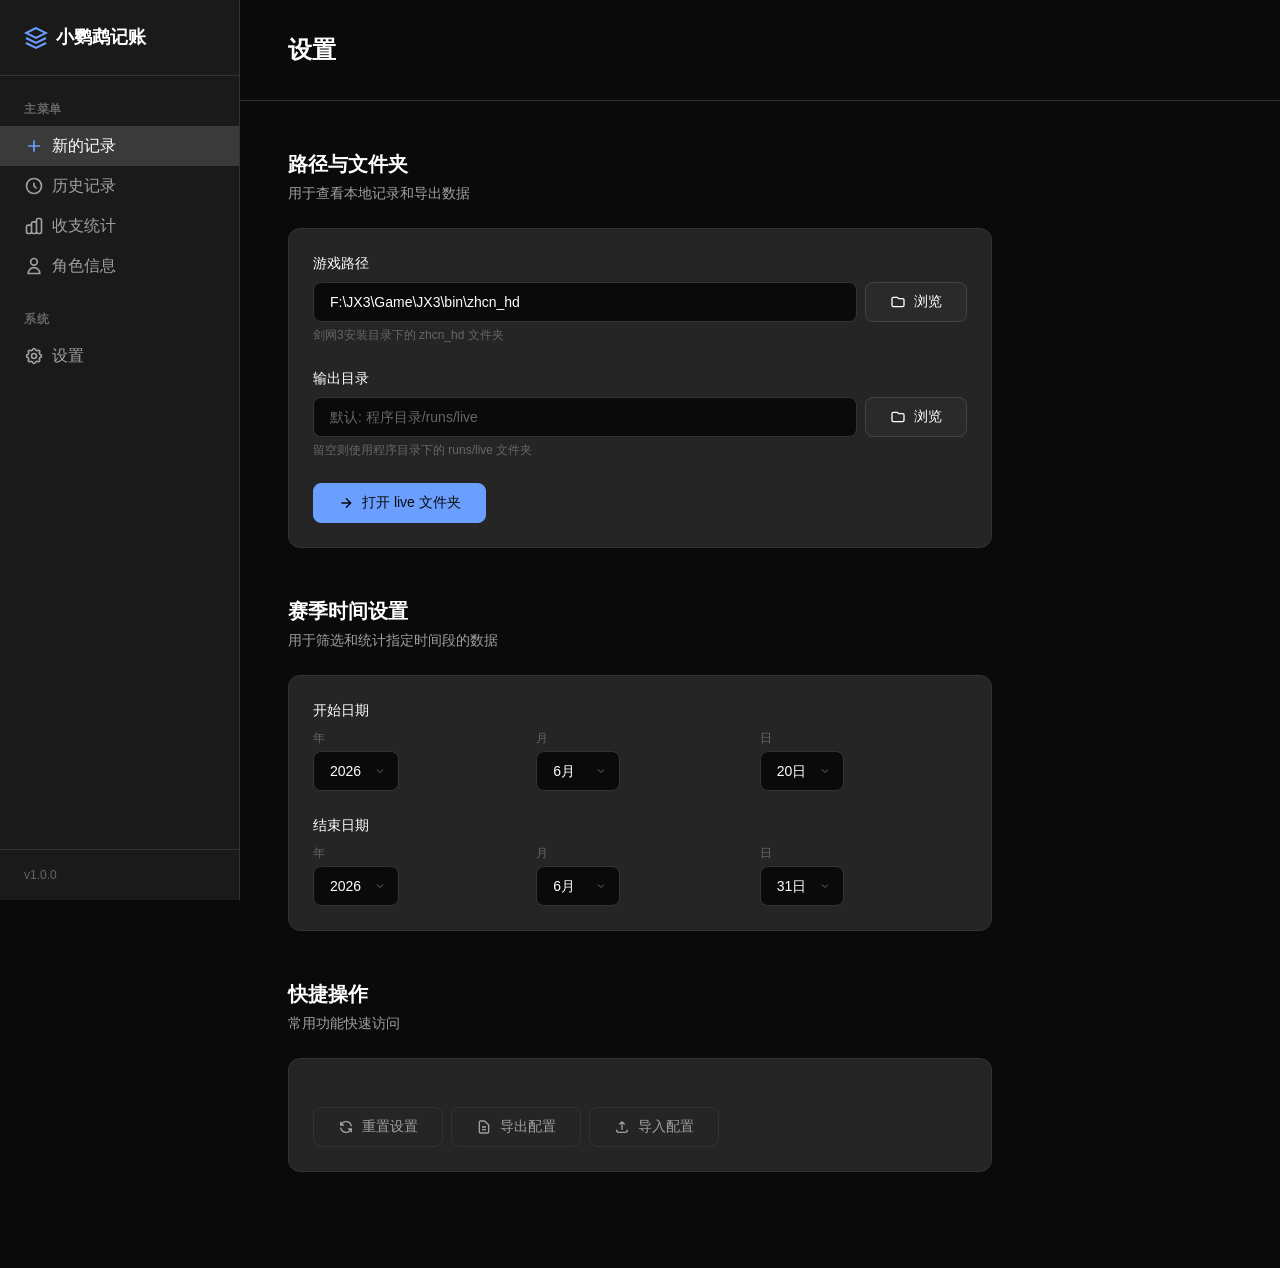
<file: docs/ui-redesign/index.html>
<!DOCTYPE html>
<html lang="zh-CN">
<head>
    <meta charset="UTF-8">
    <meta name="viewport" content="width=device-width, initial-scale=1.0">
    <title>小鹦鹉记账 - UI Redesign</title>
    <link rel="stylesheet" href="styles.css">
</head>
<body>
    <div class="app-container">
        <!-- Left Navigation -->
        <nav class="sidebar">
            <div class="sidebar-header">
                <div class="app-logo">
                    <svg width="24" height="24" viewBox="0 0 24 24" fill="none" stroke="currentColor" stroke-width="2">
                        <path d="M12 2L2 7l10 5 10-5-10-5zM2 17l10 5 10-5M2 12l10 5 10-5"/>
                    </svg>
                    <span class="app-name">小鹦鹉记账</span>
                </div>
            </div>

            <div class="nav-menu">
                <!-- Main Navigation Group -->
                <div class="nav-group">
                    <div class="nav-group-title">主菜单</div>
                    <ul class="nav-list">
                        <li class="nav-item active">
                            <a href="#" class="nav-link">
                                <svg class="nav-icon" viewBox="0 0 24 24" fill="none" stroke="currentColor" stroke-width="2">
                                    <path d="M12 5v14M5 12h14"/>
                                </svg>
                                <span>新的记录</span>
                            </a>
                        </li>
                        <li class="nav-item">
                            <a href="#" class="nav-link">
                                <svg class="nav-icon" viewBox="0 0 24 24" fill="none" stroke="currentColor" stroke-width="2">
                                    <path d="M12 8v4l3 3m6-3a9 9 0 11-18 0 9 9 0 0118 0z"/>
                                </svg>
                                <span>历史记录</span>
                            </a>
                        </li>
                        <li class="nav-item">
                            <a href="#" class="nav-link">
                                <svg class="nav-icon" viewBox="0 0 24 24" fill="none" stroke="currentColor" stroke-width="2">
                                    <path d="M9 19v-6a2 2 0 00-2-2H5a2 2 0 00-2 2v6a2 2 0 002 2h2a2 2 0 002-2zm0 0V9a2 2 0 012-2h2a2 2 0 012 2v10m-6 0a2 2 0 002 2h2a2 2 0 002-2m0 0V5a2 2 0 012-2h2a2 2 0 012 2v14a2 2 0 01-2 2h-2a2 2 0 01-2-2z"/>
                                </svg>
                                <span>收支统计</span>
                            </a>
                        </li>
                        <li class="nav-item">
                            <a href="#" class="nav-link">
                                <svg class="nav-icon" viewBox="0 0 24 24" fill="none" stroke="currentColor" stroke-width="2">
                                    <path d="M16 7a4 4 0 11-8 0 4 4 0 018 0zM12 14a7 7 0 00-7 7h14a7 7 0 00-7-7z"/>
                                </svg>
                                <span>角色信息</span>
                            </a>
                        </li>
                    </ul>
                </div>

                <!-- Settings Group -->
                <div class="nav-group">
                    <div class="nav-group-title">系统</div>
                    <ul class="nav-list">
                        <li class="nav-item">
                            <a href="#" class="nav-link">
                                <svg class="nav-icon" viewBox="0 0 24 24" fill="none" stroke="currentColor" stroke-width="2">
                                    <path d="M10.325 4.317c.426-1.756 2.924-1.756 3.35 0a1.724 1.724 0 002.573 1.066c1.543-.94 3.31.826 2.37 2.37a1.724 1.724 0 001.065 2.572c1.756.426 1.756 2.924 0 3.35a1.724 1.724 0 00-1.066 2.573c.94 1.543-.826 3.31-2.37 2.37a1.724 1.724 0 00-2.572 1.065c-.426 1.756-2.924 1.756-3.35 0a1.724 1.724 0 00-2.573-1.066c-1.543.94-3.31-.826-2.37-2.37a1.724 1.724 0 00-1.065-2.572c-1.756-.426-1.756-2.924 0-3.35a1.724 1.724 0 001.066-2.573c-.94-1.543.826-3.31 2.37-2.37.996.608 2.296.07 2.572-1.065z"/>
                                    <path d="M15 12a3 3 0 11-6 0 3 3 0 016 0z"/>
                                </svg>
                                <span>设置</span>
                            </a>
                        </li>
                    </ul>
                </div>
            </div>

            <div class="sidebar-footer">
                <div class="version-info">v1.0.0</div>
            </div>
        </nav>

        <!-- Right Content Area -->
        <main class="content">
            <div class="content-header">
                <h1 class="page-title">设置</h1>
            </div>

            <div class="content-body">
                <!-- Path & Folder Settings -->
                <section class="settings-section">
                    <div class="section-header">
                        <h2 class="section-title">路径与文件夹</h2>
                        <p class="section-description">用于查看本地记录和导出数据</p>
                    </div>

                    <div class="settings-group">
                        <div class="form-field">
                            <label class="form-label">游戏路径</label>
                            <div class="input-group">
                                <input type="text" class="form-input" placeholder="F:\JX3\Game\JX3\bin\zhcn_hd" value="F:\JX3\Game\JX3\bin\zhcn_hd">
                                <button class="btn btn-secondary">
                                    <svg width="16" height="16" viewBox="0 0 24 24" fill="none" stroke="currentColor" stroke-width="2">
                                        <path d="M3 7v10a2 2 0 002 2h14a2 2 0 002-2V9a2 2 0 00-2-2h-6l-2-2H5a2 2 0 00-2 2z"/>
                                    </svg>
                                    浏览
                                </button>
                            </div>
                            <p class="form-hint">剑网3安装目录下的 zhcn_hd 文件夹</p>
                        </div>

                        <div class="form-field">
                            <label class="form-label">输出目录</label>
                            <div class="input-group">
                                <input type="text" class="form-input" placeholder="默认: 程序目录/runs/live" value="">
                                <button class="btn btn-secondary">
                                    <svg width="16" height="16" viewBox="0 0 24 24" fill="none" stroke="currentColor" stroke-width="2">
                                        <path d="M3 7v10a2 2 0 002 2h14a2 2 0 002-2V9a2 2 0 00-2-2h-6l-2-2H5a2 2 0 00-2 2z"/>
                                    </svg>
                                    浏览
                                </button>
                            </div>
                            <p class="form-hint">留空则使用程序目录下的 runs/live 文件夹</p>
                        </div>

                        <div class="form-actions">
                            <button class="btn btn-primary">
                                <svg width="16" height="16" viewBox="0 0 24 24" fill="none" stroke="currentColor" stroke-width="2">
                                    <path d="M5 12h14M12 5l7 7-7 7"/>
                                </svg>
                                打开 live 文件夹
                            </button>
                        </div>
                    </div>
                </section>

                <!-- Season Time Settings -->
                <section class="settings-section">
                    <div class="section-header">
                        <h2 class="section-title">赛季时间设置</h2>
                        <p class="section-description">用于筛选和统计指定时间段的数据</p>
                    </div>

                    <div class="settings-group">
                        <div class="form-field">
                            <label class="form-label">开始日期</label>
                            <div class="date-selectors">
                                <div class="date-select-group">
                                    <label class="date-label">年</label>
                                    <select class="form-select">
                                        <option value="2026" selected>2026</option>
                                        <option value="2025">2025</option>
                                        <option value="2024">2024</option>
                                    </select>
                                </div>
                                <div class="date-select-group">
                                    <label class="date-label">月</label>
                                    <select class="form-select">
                                        <option value="1">1月</option>
                                        <option value="2">2月</option>
                                        <option value="3">3月</option>
                                        <option value="4">4月</option>
                                        <option value="5">5月</option>
                                        <option value="6" selected>6月</option>
                                        <option value="7">7月</option>
                                        <option value="8">8月</option>
                                        <option value="9">9月</option>
                                        <option value="10">10月</option>
                                        <option value="11">11月</option>
                                        <option value="12">12月</option>
                                    </select>
                                </div>
                                <div class="date-select-group">
                                    <label class="date-label">日</label>
                                    <select class="form-select">
                                        <option value="1">1日</option>
                                        <option value="2">2日</option>
                                        <option value="3">3日</option>
                                        <option value="4">4日</option>
                                        <option value="5">5日</option>
                                        <option value="6">6日</option>
                                        <option value="7">7日</option>
                                        <option value="8">8日</option>
                                        <option value="9">9日</option>
                                        <option value="10">10日</option>
                                        <option value="11">11日</option>
                                        <option value="12">12日</option>
                                        <option value="13">13日</option>
                                        <option value="14">14日</option>
                                        <option value="15">15日</option>
                                        <option value="16">16日</option>
                                        <option value="17">17日</option>
                                        <option value="18">18日</option>
                                        <option value="19">19日</option>
                                        <option value="20" selected>20日</option>
                                        <option value="21">21日</option>
                                        <option value="22">22日</option>
                                        <option value="23">23日</option>
                                        <option value="24">24日</option>
                                        <option value="25">25日</option>
                                        <option value="26">26日</option>
                                        <option value="27">27日</option>
                                        <option value="28">28日</option>
                                        <option value="29">29日</option>
                                        <option value="30">30日</option>
                                        <option value="31">31日</option>
                                    </select>
                                </div>
                            </div>
                        </div>

                        <div class="form-field">
                            <label class="form-label">结束日期</label>
                            <div class="date-selectors">
                                <div class="date-select-group">
                                    <label class="date-label">年</label>
                                    <select class="form-select">
                                        <option value="2026" selected>2026</option>
                                        <option value="2025">2025</option>
                                        <option value="2024">2024</option>
                                    </select>
                                </div>
                                <div class="date-select-group">
                                    <label class="date-label">月</label>
                                    <select class="form-select">
                                        <option value="1">1月</option>
                                        <option value="2">2月</option>
                                        <option value="3">3月</option>
                                        <option value="4">4月</option>
                                        <option value="5">5月</option>
                                        <option value="6" selected>6月</option>
                                        <option value="7">7月</option>
                                        <option value="8">8月</option>
                                        <option value="9">9月</option>
                                        <option value="10">10月</option>
                                        <option value="11">11月</option>
                                        <option value="12">12月</option>
                                    </select>
                                </div>
                                <div class="date-select-group">
                                    <label class="date-label">日</label>
                                    <select class="form-select">
                                        <option value="1">1日</option>
                                        <option value="2">2日</option>
                                        <option value="3">3日</option>
                                        <option value="4">4日</option>
                                        <option value="5">5日</option>
                                        <option value="6">6日</option>
                                        <option value="7">7日</option>
                                        <option value="8">8日</option>
                                        <option value="9">9日</option>
                                        <option value="10">10日</option>
                                        <option value="11">11日</option>
                                        <option value="12">12日</option>
                                        <option value="13">13日</option>
                                        <option value="14">14日</option>
                                        <option value="15">15日</option>
                                        <option value="16">16日</option>
                                        <option value="17">17日</option>
                                        <option value="18">18日</option>
                                        <option value="19">19日</option>
                                        <option value="20">20日</option>
                                        <option value="21">21日</option>
                                        <option value="22">22日</option>
                                        <option value="23">23日</option>
                                        <option value="24">24日</option>
                                        <option value="25">25日</option>
                                        <option value="26">26日</option>
                                        <option value="27">27日</option>
                                        <option value="28">28日</option>
                                        <option value="29">29日</option>
                                        <option value="30">30日</option>
                                        <option value="31" selected>31日</option>
                                    </select>
                                </div>
                            </div>
                        </div>
                    </div>
                </section>

                <!-- Quick Actions -->
                <section class="settings-section">
                    <div class="section-header">
                        <h2 class="section-title">快捷操作</h2>
                        <p class="section-description">常用功能快速访问</p>
                    </div>

                    <div class="settings-group">
                        <div class="form-actions">
                            <button class="btn btn-outline">
                                <svg width="16" height="16" viewBox="0 0 24 24" fill="none" stroke="currentColor" stroke-width="2">
                                    <path d="M4 4v5h.582m15.356 2A8.001 8.001 0 004.582 9m0 0H9m11 11v-5h-.581m0 0a8.003 8.003 0 01-15.357-2m15.357 2H15"/>
                                </svg>
                                重置设置
                            </button>
                            <button class="btn btn-outline">
                                <svg width="16" height="16" viewBox="0 0 24 24" fill="none" stroke="currentColor" stroke-width="2">
                                    <path d="M9 12h6m-6 4h6m2 5H7a2 2 0 01-2-2V5a2 2 0 012-2h5.586a1 1 0 01.707.293l5.414 5.414a1 1 0 01.293.707V19a2 2 0 01-2 2z"/>
                                </svg>
                                导出配置
                            </button>
                            <button class="btn btn-outline">
                                <svg width="16" height="16" viewBox="0 0 24 24" fill="none" stroke="currentColor" stroke-width="2">
                                    <path d="M4 16v1a3 3 0 003 3h10a3 3 0 003-3v-1m-4-8l-4-4m0 0L8 8m4-4v12"/>
                                </svg>
                                导入配置
                            </button>
                        </div>
                    </div>
                </section>
            </div>
        </main>
    </div>
</body>
</html>
</file>
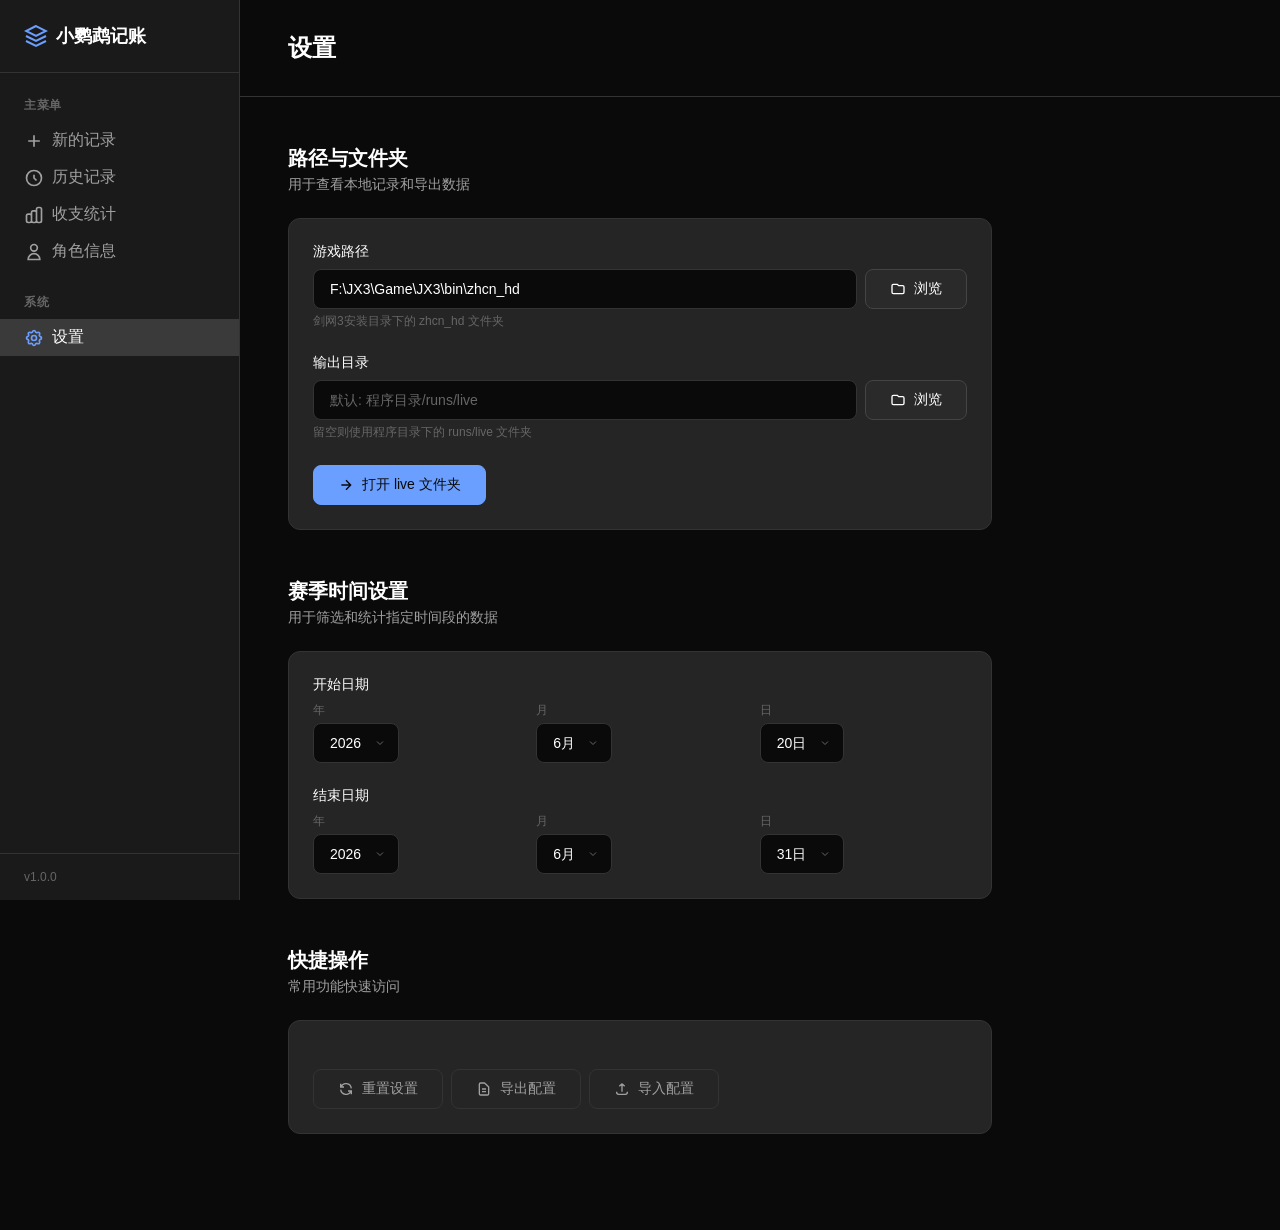
<file: docs/ui-redesign/preview.html>
<!DOCTYPE html>
<html lang="zh-CN">
<head>
    <meta charset="UTF-8">
    <meta name="viewport" content="width=device-width, initial-scale=1.0">
    <title>小鹦鹉记账 - UI 设计预览</title>
    <style>
        /* CSS Variables */
        :root {
            --bg-primary: #0a0a0a;
            --bg-secondary: #1a1a1a;
            --bg-tertiary: #252525;
            --bg-elevated: #2a2a2a;
            --bg-hover: #333333;
            --bg-active: #3a3a3a;
            
            --text-primary: #ffffff;
            --text-secondary: #a0a0a0;
            --text-tertiary: #666666;
            
            --border-primary: #333333;
            --border-secondary: #444444;
            --border-focus: #6b9fff;
            --border-hover: #555555;
            
            --accent-primary: #6b9fff;
            --accent-secondary: #4a7adf;
            
            --spacing-xs: 0.25rem;
            --spacing-sm: 0.5rem;
            --spacing-md: 1rem;
            --spacing-lg: 1.5rem;
            --spacing-xl: 2rem;
            --spacing-2xl: 3rem;
            
            --radius-sm: 4px;
            --radius-md: 8px;
            --radius-lg: 12px;
            
            --sidebar-width: 240px;
        }

        * {
            margin: 0;
            padding: 0;
            box-sizing: border-box;
        }

        body {
            font-family: -apple-system, BlinkMacSystemFont, 'Segoe UI', 'Microsoft YaHei', sans-serif;
            background-color: var(--bg-primary);
            color: var(--text-primary);
            min-height: 100vh;
        }

        .app-container {
            display: flex;
            min-height: 100vh;
        }

        /* Sidebar */
        .sidebar {
            width: var(--sidebar-width);
            background-color: var(--bg-secondary);
            border-right: 1px solid var(--border-primary);
            position: fixed;
            top: 0;
            left: 0;
            bottom: 0;
            display: flex;
            flex-direction: column;
        }

        .sidebar-header {
            padding: var(--spacing-lg);
            border-bottom: 1px solid var(--border-primary);
        }

        .app-logo {
            display: flex;
            align-items: center;
            gap: var(--spacing-sm);
        }

        .app-logo svg {
            width: 24px;
            height: 24px;
            color: var(--accent-primary);
        }

        .app-name {
            font-size: 1.125rem;
            font-weight: 600;
        }

        .nav-menu {
            flex: 1;
            padding: var(--spacing-md) 0;
            overflow-y: auto;
        }

        .nav-group {
            margin-bottom: var(--spacing-md);
        }

        .nav-group-title {
            padding: var(--spacing-sm) var(--spacing-lg);
            font-size: 0.75rem;
            font-weight: 600;
            color: var(--text-tertiary);
            text-transform: uppercase;
            letter-spacing: 0.05em;
        }

        .nav-list {
            list-style: none;
        }

        .nav-link {
            display: flex;
            align-items: center;
            gap: var(--spacing-sm);
            padding: var(--spacing-sm) var(--spacing-lg);
            color: var(--text-secondary);
            text-decoration: none;
            border-left: 3px solid transparent;
            margin-left: -3px;
            transition: all 0.15s ease;
        }

        .nav-link:hover {
            color: var(--text-primary);
            background-color: var(--bg-hover);
        }

        .nav-icon {
            width: 20px;
            height: 20px;
        }

        .nav-item.active .nav-link {
            color: var(--text-primary);
            background-color: var(--bg-active);
            border-left-color: var(--accent-primary);
        }

        .nav-item.active .nav-icon {
            color: var(--accent-primary);
        }

        .sidebar-footer {
            padding: var(--spacing-md) var(--spacing-lg);
            border-top: 1px solid var(--border-primary);
        }

        .version-info {
            font-size: 0.75rem;
            color: var(--text-tertiary);
        }

        /* Main Content */
        .content {
            flex: 1;
            margin-left: var(--sidebar-width);
            min-height: 100vh;
        }

        .content-header {
            padding: var(--spacing-xl) var(--spacing-2xl);
            border-bottom: 1px solid var(--border-primary);
            position: sticky;
            top: 0;
            background-color: var(--bg-primary);
            z-index: 100;
        }

        .page-title {
            font-size: 1.5rem;
            font-weight: 700;
        }

        .content-body {
            padding: var(--spacing-2xl);
            max-width: 800px;
        }

        /* Settings Sections */
        .settings-section {
            margin-bottom: var(--spacing-2xl);
        }

        .section-header {
            margin-bottom: var(--spacing-lg);
        }

        .section-title {
            font-size: 1.25rem;
            font-weight: 600;
            margin-bottom: var(--spacing-xs);
        }

        .section-description {
            font-size: 0.875rem;
            color: var(--text-secondary);
        }

        .settings-group {
            background-color: var(--bg-tertiary);
            border-radius: var(--radius-lg);
            padding: var(--spacing-lg);
            border: 1px solid var(--border-primary);
        }

        /* Form Elements */
        .form-field {
            margin-bottom: var(--spacing-lg);
        }

        .form-field:last-child {
            margin-bottom: 0;
        }

        .form-label {
            display: block;
            font-size: 0.875rem;
            font-weight: 500;
            margin-bottom: var(--spacing-sm);
        }

        .form-hint {
            font-size: 0.75rem;
            color: var(--text-tertiary);
            margin-top: var(--spacing-xs);
        }

        .input-group {
            display: flex;
            gap: var(--spacing-sm);
        }

        .form-input {
            flex: 1;
            height: 40px;
            padding: 0 var(--spacing-md);
            background-color: var(--bg-primary);
            border: 1px solid var(--border-primary);
            border-radius: var(--radius-md);
            color: var(--text-primary);
            font-size: 0.875rem;
            transition: all 0.15s ease;
        }

        .form-input::placeholder {
            color: var(--text-tertiary);
        }

        .form-input:hover {
            border-color: var(--border-hover);
        }

        .form-input:focus {
            outline: none;
            border-color: var(--border-focus);
            box-shadow: 0 0 0 3px rgba(107, 159, 255, 0.2);
        }

        .form-select {
            height: 40px;
            padding: 0 var(--spacing-md);
            background-color: var(--bg-primary);
            border: 1px solid var(--border-primary);
            border-radius: var(--radius-md);
            color: var(--text-primary);
            font-size: 0.875rem;
            cursor: pointer;
            transition: all 0.15s ease;
            appearance: none;
            background-image: url("data:image/svg+xml,%3Csvg xmlns='http://www.w3.org/2000/svg' width='12' height='12' viewBox='0 0 24 24' fill='none' stroke='%23666666' stroke-width='2'%3E%3Cpath d='M6 9l6 6 6-6'/%3E%3C/svg%3E");
            background-repeat: no-repeat;
            background-position: right 12px center;
            padding-right: 36px;
        }

        .form-select:hover {
            border-color: var(--border-hover);
        }

        .form-select:focus {
            outline: none;
            border-color: var(--border-focus);
            box-shadow: 0 0 0 3px rgba(107, 159, 255, 0.2);
        }

        .date-selectors {
            display: flex;
            gap: var(--spacing-md);
        }

        .date-select-group {
            flex: 1;
        }

        .date-label {
            display: block;
            font-size: 0.75rem;
            color: var(--text-tertiary);
            margin-bottom: var(--spacing-xs);
        }

        .form-actions {
            display: flex;
            gap: var(--spacing-sm);
            margin-top: var(--spacing-lg);
        }

        .btn {
            display: inline-flex;
            align-items: center;
            justify-content: center;
            gap: var(--spacing-sm);
            height: 40px;
            padding: 0 var(--spacing-lg);
            font-size: 0.875rem;
            font-weight: 500;
            border-radius: var(--radius-md);
            cursor: pointer;
            transition: all 0.15s ease;
            border: 1px solid transparent;
        }

        .btn:focus {
            outline: none;
            box-shadow: 0 0 0 3px rgba(107, 159, 255, 0.2);
        }

        .btn-primary {
            background-color: var(--accent-primary);
            color: var(--bg-primary);
            border-color: var(--accent-primary);
        }

        .btn-primary:hover {
            background-color: var(--accent-secondary);
            border-color: var(--accent-secondary);
        }

        .btn-secondary {
            background-color: var(--bg-elevated);
            color: var(--text-primary);
            border-color: var(--border-secondary);
        }

        .btn-secondary:hover {
            background-color: var(--bg-hover);
            border-color: var(--border-hover);
        }

        .btn-outline {
            background-color: transparent;
            color: var(--text-secondary);
            border-color: var(--border-primary);
        }

        .btn-outline:hover {
            background-color: var(--bg-hover);
            color: var(--text-primary);
            border-color: var(--border-hover);
        }

        /* Scrollbar */
        ::-webkit-scrollbar {
            width: 8px;
        }

        ::-webkit-scrollbar-track {
            background: var(--bg-primary);
        }

        ::-webkit-scrollbar-thumb {
            background: var(--border-secondary);
            border-radius: 4px;
        }

        ::-webkit-scrollbar-thumb:hover {
            background: var(--text-tertiary);
        }
    </style>
</head>
<body>
    <div class="app-container">
        <!-- Sidebar -->
        <nav class="sidebar">
            <div class="sidebar-header">
                <div class="app-logo">
                    <svg viewBox="0 0 24 24" fill="none" stroke="currentColor" stroke-width="2">
                        <path d="M12 2L2 7l10 5 10-5-10-5zM2 17l10 5 10-5M2 12l10 5 10-5"/>
                    </svg>
                    <span class="app-name">小鹦鹉记账</span>
                </div>
            </div>

            <div class="nav-menu">
                <div class="nav-group">
                    <div class="nav-group-title">主菜单</div>
                    <ul class="nav-list">
                        <li class="nav-item">
                            <a href="#" class="nav-link">
                                <svg class="nav-icon" viewBox="0 0 24 24" fill="none" stroke="currentColor" stroke-width="2">
                                    <path d="M12 5v14M5 12h14"/>
                                </svg>
                                <span>新的记录</span>
                            </a>
                        </li>
                        <li class="nav-item">
                            <a href="#" class="nav-link">
                                <svg class="nav-icon" viewBox="0 0 24 24" fill="none" stroke="currentColor" stroke-width="2">
                                    <path d="M12 8v4l3 3m6-3a9 9 0 11-18 0 9 9 0 0118 0z"/>
                                </svg>
                                <span>历史记录</span>
                            </a>
                        </li>
                        <li class="nav-item">
                            <a href="#" class="nav-link">
                                <svg class="nav-icon" viewBox="0 0 24 24" fill="none" stroke="currentColor" stroke-width="2">
                                    <path d="M9 19v-6a2 2 0 00-2-2H5a2 2 0 00-2 2v6a2 2 0 002 2h2a2 2 0 002-2zm0 0V9a2 2 0 012-2h2a2 2 0 012 2v10m-6 0a2 2 0 002 2h2a2 2 0 002-2m0 0V5a2 2 0 012-2h2a2 2 0 012 2v14a2 2 0 01-2 2h-2a2 2 0 01-2-2z"/>
                                </svg>
                                <span>收支统计</span>
                            </a>
                        </li>
                        <li class="nav-item">
                            <a href="#" class="nav-link">
                                <svg class="nav-icon" viewBox="0 0 24 24" fill="none" stroke="currentColor" stroke-width="2">
                                    <path d="M16 7a4 4 0 11-8 0 4 4 0 018 0zM12 14a7 7 0 00-7 7h14a7 7 0 00-7-7z"/>
                                </svg>
                                <span>角色信息</span>
                            </a>
                        </li>
                    </ul>
                </div>

                <div class="nav-group">
                    <div class="nav-group-title">系统</div>
                    <ul class="nav-list">
                        <li class="nav-item active">
                            <a href="#" class="nav-link">
                                <svg class="nav-icon" viewBox="0 0 24 24" fill="none" stroke="currentColor" stroke-width="2">
                                    <path d="M10.325 4.317c.426-1.756 2.924-1.756 3.35 0a1.724 1.724 0 002.573 1.066c1.543-.94 3.31.826 2.37 2.37a1.724 1.724 0 001.065 2.572c1.756.426 1.756 2.924 0 3.35a1.724 1.724 0 00-1.066 2.573c.94 1.543-.826 3.31-2.37 2.37a1.724 1.724 0 00-2.572 1.065c-.426 1.756-2.924 1.756-3.35 0a1.724 1.724 0 00-2.573-1.066c-1.543.94-3.31-.826-2.37-2.37a1.724 1.724 0 00-1.065-2.572c-1.756-.426-1.756-2.924 0-3.35a1.724 1.724 0 001.066-2.573c-.94-1.543.826-3.31 2.37-2.37.996.608 2.296.07 2.572-1.065z"/>
                                    <path d="M15 12a3 3 0 11-6 0 3 3 0 016 0z"/>
                                </svg>
                                <span>设置</span>
                            </a>
                        </li>
                    </ul>
                </div>
            </div>

            <div class="sidebar-footer">
                <div class="version-info">v1.0.0</div>
            </div>
        </nav>

        <!-- Main Content -->
        <main class="content">
            <div class="content-header">
                <h1 class="page-title">设置</h1>
            </div>

            <div class="content-body">
                <!-- Path Settings -->
                <section class="settings-section">
                    <div class="section-header">
                        <h2 class="section-title">路径与文件夹</h2>
                        <p class="section-description">用于查看本地记录和导出数据</p>
                    </div>

                    <div class="settings-group">
                        <div class="form-field">
                            <label class="form-label">游戏路径</label>
                            <div class="input-group">
                                <input type="text" class="form-input" placeholder="F:\JX3\Game\JX3\bin\zhcn_hd" value="F:\JX3\Game\JX3\bin\zhcn_hd">
                                <button class="btn btn-secondary">
                                    <svg width="16" height="16" viewBox="0 0 24 24" fill="none" stroke="currentColor" stroke-width="2">
                                        <path d="M3 7v10a2 2 0 002 2h14a2 2 0 002-2V9a2 2 0 00-2-2h-6l-2-2H5a2 2 0 00-2 2z"/>
                                    </svg>
                                    浏览
                                </button>
                            </div>
                            <p class="form-hint">剑网3安装目录下的 zhcn_hd 文件夹</p>
                        </div>

                        <div class="form-field">
                            <label class="form-label">输出目录</label>
                            <div class="input-group">
                                <input type="text" class="form-input" placeholder="默认: 程序目录/runs/live">
                                <button class="btn btn-secondary">
                                    <svg width="16" height="16" viewBox="0 0 24 24" fill="none" stroke="currentColor" stroke-width="2">
                                        <path d="M3 7v10a2 2 0 002 2h14a2 2 0 002-2V9a2 2 0 00-2-2h-6l-2-2H5a2 2 0 00-2 2z"/>
                                    </svg>
                                    浏览
                                </button>
                            </div>
                            <p class="form-hint">留空则使用程序目录下的 runs/live 文件夹</p>
                        </div>

                        <div class="form-actions">
                            <button class="btn btn-primary">
                                <svg width="16" height="16" viewBox="0 0 24 24" fill="none" stroke="currentColor" stroke-width="2">
                                    <path d="M5 12h14M12 5l7 7-7 7"/>
                                </svg>
                                打开 live 文件夹
                            </button>
                        </div>
                    </div>
                </section>

                <!-- Season Settings -->
                <section class="settings-section">
                    <div class="section-header">
                        <h2 class="section-title">赛季时间设置</h2>
                        <p class="section-description">用于筛选和统计指定时间段的数据</p>
                    </div>

                    <div class="settings-group">
                        <div class="form-field">
                            <label class="form-label">开始日期</label>
                            <div class="date-selectors">
                                <div class="date-select-group">
                                    <label class="date-label">年</label>
                                    <select class="form-select">
                                        <option value="2026" selected>2026</option>
                                        <option value="2025">2025</option>
                                        <option value="2024">2024</option>
                                    </select>
                                </div>
                                <div class="date-select-group">
                                    <label class="date-label">月</label>
                                    <select class="form-select">
                                        <option value="6" selected>6月</option>
                                        <option value="5">5月</option>
                                        <option value="4">4月</option>
                                    </select>
                                </div>
                                <div class="date-select-group">
                                    <label class="date-label">日</label>
                                    <select class="form-select">
                                        <option value="20" selected>20日</option>
                                        <option value="19">19日</option>
                                        <option value="18">18日</option>
                                    </select>
                                </div>
                            </div>
                        </div>

                        <div class="form-field">
                            <label class="form-label">结束日期</label>
                            <div class="date-selectors">
                                <div class="date-select-group">
                                    <label class="date-label">年</label>
                                    <select class="form-select">
                                        <option value="2026" selected>2026</option>
                                        <option value="2025">2025</option>
                                        <option value="2024">2024</option>
                                    </select>
                                </div>
                                <div class="date-select-group">
                                    <label class="date-label">月</label>
                                    <select class="form-select">
                                        <option value="6" selected>6月</option>
                                        <option value="7">7月</option>
                                        <option value="8">8月</option>
                                    </select>
                                </div>
                                <div class="date-select-group">
                                    <label class="date-label">日</label>
                                    <select class="form-select">
                                        <option value="31" selected>31日</option>
                                        <option value="30">30日</option>
                                        <option value="29">29日</option>
                                    </select>
                                </div>
                            </div>
                        </div>
                    </div>
                </section>

                <!-- Quick Actions -->
                <section class="settings-section">
                    <div class="section-header">
                        <h2 class="section-title">快捷操作</h2>
                        <p class="section-description">常用功能快速访问</p>
                    </div>

                    <div class="settings-group">
                        <div class="form-actions">
                            <button class="btn btn-outline">
                                <svg width="16" height="16" viewBox="0 0 24 24" fill="none" stroke="currentColor" stroke-width="2">
                                    <path d="M4 4v5h.582m15.356 2A8.001 8.001 0 004.582 9m0 0H9m11 11v-5h-.581m0 0a8.003 8.003 0 01-15.357-2m15.357 2H15"/>
                                </svg>
                                重置设置
                            </button>
                            <button class="btn btn-outline">
                                <svg width="16" height="16" viewBox="0 0 24 24" fill="none" stroke="currentColor" stroke-width="2">
                                    <path d="M9 12h6m-6 4h6m2 5H7a2 2 0 01-2-2V5a2 2 0 012-2h5.586a1 1 0 01.707.293l5.414 5.414a1 1 0 01.293.707V19a2 2 0 01-2 2z"/>
                                </svg>
                                导出配置
                            </button>
                            <button class="btn btn-outline">
                                <svg width="16" height="16" viewBox="0 0 24 24" fill="none" stroke="currentColor" stroke-width="2">
                                    <path d="M4 16v1a3 3 0 003 3h10a3 3 0 003-3v-1m-4-8l-4-4m0 0L8 8m4-4v12"/>
                                </svg>
                                导入配置
                            </button>
                        </div>
                    </div>
                </section>
            </div>
        </main>
    </div>

    <script>
        // Navigation interaction
        document.querySelectorAll('.nav-link').forEach(link => {
            link.addEventListener('click', (e) => {
                e.preventDefault();
                document.querySelectorAll('.nav-item').forEach(item => {
                    item.classList.remove('active');
                });
                link.parentElement.classList.add('active');
            });
        });

        // Button hover effects
        document.querySelectorAll('.btn').forEach(btn => {
            btn.addEventListener('mouseenter', () => {
                btn.style.transform = 'translateY(-1px)';
            });
            btn.addEventListener('mouseleave', () => {
                btn.style.transform = 'translateY(0)';
            });
        });
    </script>
</body>
</html>
</file>
<file: docs/ui-redesign/styles.css>
/* ============================================
   小鹦鹉记账 - Global Dark Theme CSS Variables
   ============================================ */

:root {
    /* === Color Palette === */
    /* Background Colors */
    --bg-primary: #0a0a0a;           /* Main background - near pure black */
    --bg-secondary: #1a1a1a;         /* Sidebar background - dark charcoal */
    --bg-tertiary: #252525;          /* Card/section background */
    --bg-elevated: #2a2a2a;          /* Elevated surfaces (modals, dropdowns) */
    --bg-hover: #333333;             /* Hover state background */
    --bg-active: #3a3a3a;            /* Active/pressed state background */

    /* Text Colors */
    --text-primary: #ffffff;         /* Primary text - pure white */
    --text-secondary: #a0a0a0;       /* Secondary text - muted gray */
    --text-tertiary: #666666;        /* Tertiary text - darker gray */
    --text-disabled: #444444;        /* Disabled text */
    --text-link: #6b9fff;            /* Link text - soft blue */

    /* Border Colors */
    --border-primary: #333333;       /* Default border */
    --border-secondary: #444444;     /* Lighter border */
    --border-focus: #6b9fff;         /* Focus state border */
    --border-hover: #555555;         /* Hover state border */

    /* Accent Colors */
    --accent-primary: #6b9fff;       /* Primary accent - soft blue */
    --accent-secondary: #4a7adf;     /* Darker accent blue */
    --accent-success: #4ade80;       /* Success state - green */
    --accent-warning: #fbbf24;       /* Warning state - amber */
    --accent-error: #f87171;         /* Error state - red */

    /* Interactive States */
    --interactive-hover: rgba(107, 159, 255, 0.1);  /* Hover background */
    --interactive-active: rgba(107, 159, 255, 0.15); /* Active background */
    --interactive-focus: rgba(107, 159, 255, 0.2);   /* Focus ring */

    /* Shadows */
    --shadow-sm: 0 1px 2px rgba(0, 0, 0, 0.3);
    --shadow-md: 0 4px 6px rgba(0, 0, 0, 0.4);
    --shadow-lg: 0 10px 15px rgba(0, 0, 0, 0.5);
    --shadow-xl: 0 20px 25px rgba(0, 0, 0, 0.6);

    /* === Typography === */
    --font-family: -apple-system, BlinkMacSystemFont, 'Segoe UI', 'Microsoft YaHei', sans-serif;
    --font-size-xs: 0.75rem;         /* 12px */
    --font-size-sm: 0.875rem;        /* 14px */
    --font-size-base: 1rem;          /* 16px */
    --font-size-lg: 1.125rem;        /* 18px */
    --font-size-xl: 1.25rem;         /* 20px */
    --font-size-2xl: 1.5rem;         /* 24px */

    --font-weight-normal: 400;
    --font-weight-medium: 500;
    --font-weight-semibold: 600;
    --font-weight-bold: 700;

    --line-height-tight: 1.25;
    --line-height-normal: 1.5;
    --line-height-relaxed: 1.75;

    /* === Spacing === */
    --spacing-xs: 0.25rem;           /* 4px */
    --spacing-sm: 0.5rem;            /* 8px */
    --spacing-md: 1rem;              /* 16px */
    --spacing-lg: 1.5rem;            /* 24px */
    --spacing-xl: 2rem;              /* 32px */
    --spacing-2xl: 3rem;             /* 48px */

    /* === Border Radius === */
    --radius-sm: 4px;
    --radius-md: 8px;
    --radius-lg: 12px;
    --radius-xl: 16px;
    --radius-full: 9999px;

    /* === Transitions === */
    --transition-fast: 150ms ease;
    --transition-normal: 200ms ease;
    --transition-slow: 300ms ease;

    /* === Z-Index === */
    --z-dropdown: 100;
    --z-sticky: 200;
    --z-modal: 300;
    --z-tooltip: 400;

    /* === Layout === */
    --sidebar-width: 240px;
    --sidebar-width-collapsed: 64px;
    --header-height: 60px;
    --content-max-width: 800px;
}

/* ============================================
   Base Styles
   ============================================ */

* {
    margin: 0;
    padding: 0;
    box-sizing: border-box;
}

html {
    font-size: 16px;
    -webkit-font-smoothing: antialiased;
    -moz-osx-font-smoothing: grayscale;
}

body {
    font-family: var(--font-family);
    font-size: var(--font-size-base);
    line-height: var(--line-height-normal);
    color: var(--text-primary);
    background-color: var(--bg-primary);
    min-height: 100vh;
}

/* ============================================
   App Layout
   ============================================ */

.app-container {
    display: flex;
    min-height: 100vh;
}

/* ============================================
   Sidebar Navigation
   ============================================ */

.sidebar {
    width: var(--sidebar-width);
    background-color: var(--bg-secondary);
    border-right: 1px solid var(--border-primary);
    display: flex;
    flex-direction: column;
    position: fixed;
    top: 0;
    left: 0;
    bottom: 0;
    z-index: var(--z-sticky);
}

.sidebar-header {
    padding: var(--spacing-lg);
    border-bottom: 1px solid var(--border-primary);
}

.app-logo {
    display: flex;
    align-items: center;
    gap: var(--spacing-sm);
    color: var(--text-primary);
}

.app-logo svg {
    width: 24px;
    height: 24px;
    color: var(--accent-primary);
}

.app-name {
    font-size: var(--font-size-lg);
    font-weight: var(--font-weight-semibold);
}

/* Navigation Menu */
.nav-menu {
    flex: 1;
    padding: var(--spacing-md) 0;
    overflow-y: auto;
}

.nav-group {
    margin-bottom: var(--spacing-md);
}

.nav-group-title {
    padding: var(--spacing-sm) var(--spacing-lg);
    font-size: var(--font-size-xs);
    font-weight: var(--font-weight-semibold);
    color: var(--text-tertiary);
    text-transform: uppercase;
    letter-spacing: 0.05em;
}

.nav-list {
    list-style: none;
}

.nav-item {
    position: relative;
}

.nav-link {
    display: flex;
    align-items: center;
    gap: var(--spacing-sm);
    padding: var(--spacing-sm) var(--spacing-lg);
    color: var(--text-secondary);
    text-decoration: none;
    transition: all var(--transition-fast);
    border-left: 3px solid transparent;
    margin-left: -3px;
}

.nav-link:hover {
    color: var(--text-primary);
    background-color: var(--bg-hover);
}

.nav-link:focus {
    outline: none;
    background-color: var(--interactive-focus);
}

.nav-icon {
    width: 20px;
    height: 20px;
    flex-shrink: 0;
}

/* Active State */
.nav-item.active .nav-link {
    color: var(--text-primary);
    background-color: var(--bg-active);
    border-left-color: var(--accent-primary);
}

.nav-item.active .nav-icon {
    color: var(--accent-primary);
}

/* Sidebar Footer */
.sidebar-footer {
    padding: var(--spacing-md) var(--spacing-lg);
    border-top: 1px solid var(--border-primary);
}

.version-info {
    font-size: var(--font-size-xs);
    color: var(--text-tertiary);
}

/* ============================================
   Main Content Area
   ============================================ */

.content {
    flex: 1;
    margin-left: var(--sidebar-width);
    background-color: var(--bg-primary);
    min-height: 100vh;
}

.content-header {
    padding: var(--spacing-xl) var(--spacing-2xl);
    border-bottom: 1px solid var(--border-primary);
    background-color: var(--bg-primary);
    position: sticky;
    top: 0;
    z-index: var(--z-sticky);
}

.page-title {
    font-size: var(--font-size-2xl);
    font-weight: var(--font-weight-bold);
    color: var(--text-primary);
}

.content-body {
    padding: var(--spacing-2xl);
    max-width: var(--content-max-width);
}

/* ============================================
   Settings Sections
   ============================================ */

.settings-section {
    margin-bottom: var(--spacing-2xl);
}

.section-header {
    margin-bottom: var(--spacing-lg);
}

.section-title {
    font-size: var(--font-size-xl);
    font-weight: var(--font-weight-semibold);
    color: var(--text-primary);
    margin-bottom: var(--spacing-xs);
}

.section-description {
    font-size: var(--font-size-sm);
    color: var(--text-secondary);
}

.settings-group {
    background-color: var(--bg-tertiary);
    border-radius: var(--radius-lg);
    padding: var(--spacing-lg);
    border: 1px solid var(--border-primary);
}

/* ============================================
   Form Elements
   ============================================ */

.form-field {
    margin-bottom: var(--spacing-lg);
}

.form-field:last-child {
    margin-bottom: 0;
}

.form-label {
    display: block;
    font-size: var(--font-size-sm);
    font-weight: var(--font-weight-medium);
    color: var(--text-primary);
    margin-bottom: var(--spacing-sm);
}

.form-hint {
    font-size: var(--font-size-xs);
    color: var(--text-tertiary);
    margin-top: var(--spacing-xs);
}

.input-group {
    display: flex;
    gap: var(--spacing-sm);
}

.form-input {
    flex: 1;
    height: 40px;
    padding: 0 var(--spacing-md);
    background-color: var(--bg-primary);
    border: 1px solid var(--border-primary);
    border-radius: var(--radius-md);
    color: var(--text-primary);
    font-size: var(--font-size-sm);
    transition: all var(--transition-fast);
}

.form-input::placeholder {
    color: var(--text-tertiary);
}

.form-input:hover {
    border-color: var(--border-hover);
}

.form-input:focus {
    outline: none;
    border-color: var(--border-focus);
    box-shadow: 0 0 0 3px var(--interactive-focus);
}

/* Select Dropdowns */
.form-select {
    height: 40px;
    padding: 0 var(--spacing-md);
    background-color: var(--bg-primary);
    border: 1px solid var(--border-primary);
    border-radius: var(--radius-md);
    color: var(--text-primary);
    font-size: var(--font-size-sm);
    cursor: pointer;
    transition: all var(--transition-fast);
    appearance: none;
    background-image: url("data:image/svg+xml,%3Csvg xmlns='http://www.w3.org/2000/svg' width='12' height='12' viewBox='0 0 24 24' fill='none' stroke='%23666666' stroke-width='2'%3E%3Cpath d='M6 9l6 6 6-6'/%3E%3C/svg%3E");
    background-repeat: no-repeat;
    background-position: right 12px center;
    padding-right: 36px;
}

.form-select:hover {
    border-color: var(--border-hover);
}

.form-select:focus {
    outline: none;
    border-color: var(--border-focus);
    box-shadow: 0 0 0 3px var(--interactive-focus);
}

/* Date Selectors */
.date-selectors {
    display: flex;
    gap: var(--spacing-md);
}

.date-select-group {
    flex: 1;
}

.date-label {
    display: block;
    font-size: var(--font-size-xs);
    color: var(--text-tertiary);
    margin-bottom: var(--spacing-xs);
}

/* ============================================
   Buttons
   ============================================ */

.form-actions {
    display: flex;
    gap: var(--spacing-sm);
    margin-top: var(--spacing-lg);
}

.btn {
    display: inline-flex;
    align-items: center;
    justify-content: center;
    gap: var(--spacing-sm);
    height: 40px;
    padding: 0 var(--spacing-lg);
    font-size: var(--font-size-sm);
    font-weight: var(--font-weight-medium);
    border-radius: var(--radius-md);
    cursor: pointer;
    transition: all var(--transition-fast);
    border: 1px solid transparent;
    text-decoration: none;
}

.btn:focus {
    outline: none;
    box-shadow: 0 0 0 3px var(--interactive-focus);
}

.btn:disabled {
    opacity: 0.5;
    cursor: not-allowed;
}

/* Primary Button */
.btn-primary {
    background-color: var(--accent-primary);
    color: var(--bg-primary);
    border-color: var(--accent-primary);
}

.btn-primary:hover:not(:disabled) {
    background-color: var(--accent-secondary);
    border-color: var(--accent-secondary);
}

.btn-primary:active:not(:disabled) {
    transform: scale(0.98);
}

/* Secondary Button */
.btn-secondary {
    background-color: var(--bg-elevated);
    color: var(--text-primary);
    border-color: var(--border-secondary);
}

.btn-secondary:hover:not(:disabled) {
    background-color: var(--bg-hover);
    border-color: var(--border-hover);
}

.btn-secondary:active:not(:disabled) {
    transform: scale(0.98);
}

/* Outline Button */
.btn-outline {
    background-color: transparent;
    color: var(--text-secondary);
    border-color: var(--border-primary);
}

.btn-outline:hover:not(:disabled) {
    background-color: var(--bg-hover);
    color: var(--text-primary);
    border-color: var(--border-hover);
}

.btn-outline:active:not(:disabled) {
    transform: scale(0.98);
}

/* ============================================
   Scrollbar Styling
   ============================================ */

::-webkit-scrollbar {
    width: 8px;
    height: 8px;
}

::-webkit-scrollbar-track {
    background: var(--bg-primary);
}

::-webkit-scrollbar-thumb {
    background: var(--border-secondary);
    border-radius: var(--radius-full);
}

::-webkit-scrollbar-thumb:hover {
    background: var(--text-tertiary);
}

/* ============================================
   Focus States (Accessibility)
   ============================================ */

:focus-visible {
    outline: 2px solid var(--accent-primary);
    outline-offset: 2px;
}

/* ============================================
   Responsive Adjustments
   ============================================ */

@media (max-width: 768px) {
    :root {
        --sidebar-width: 64px;
    }

    .app-name,
    .nav-group-title,
    .nav-link span {
        display: none;
    }

    .nav-link {
        justify-content: center;
        padding: var(--spacing-md);
    }

    .content-body {
        padding: var(--spacing-lg);
    }

    .date-selectors {
        flex-direction: column;
    }
}
</file>
